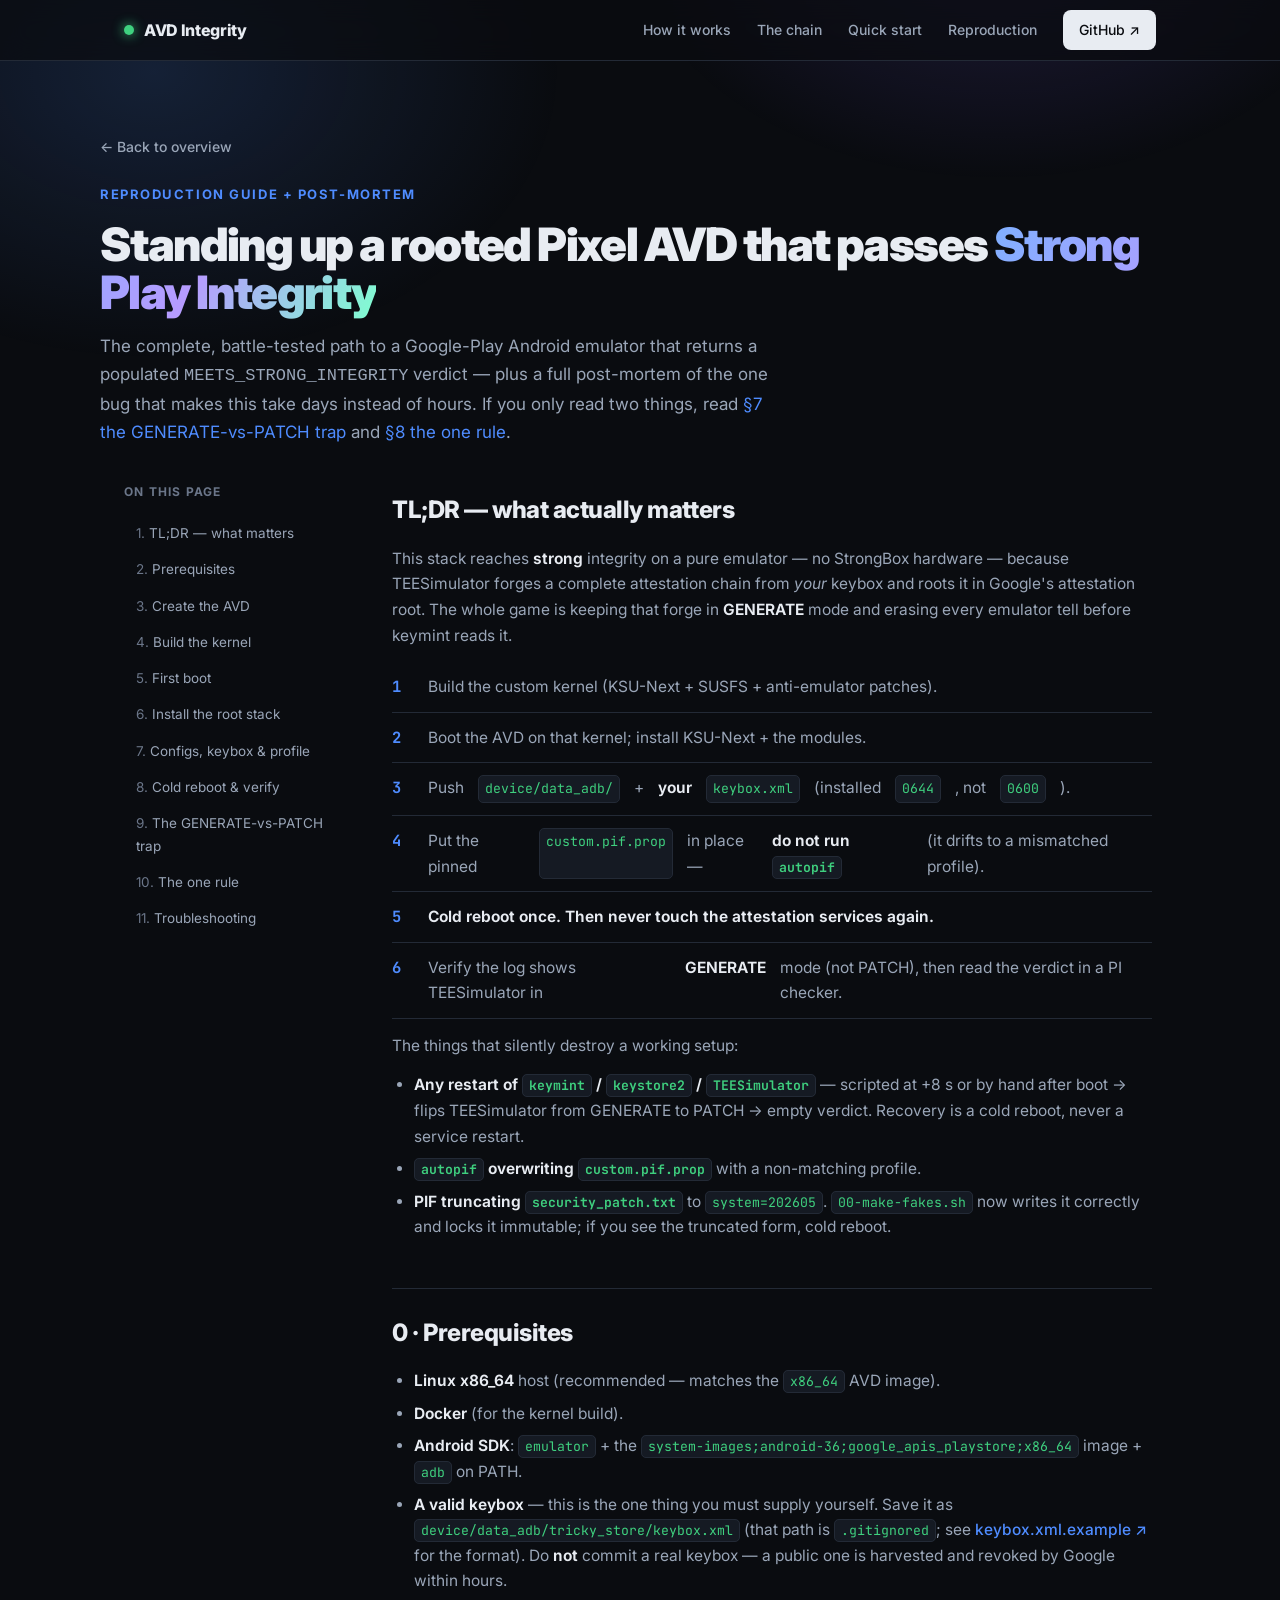
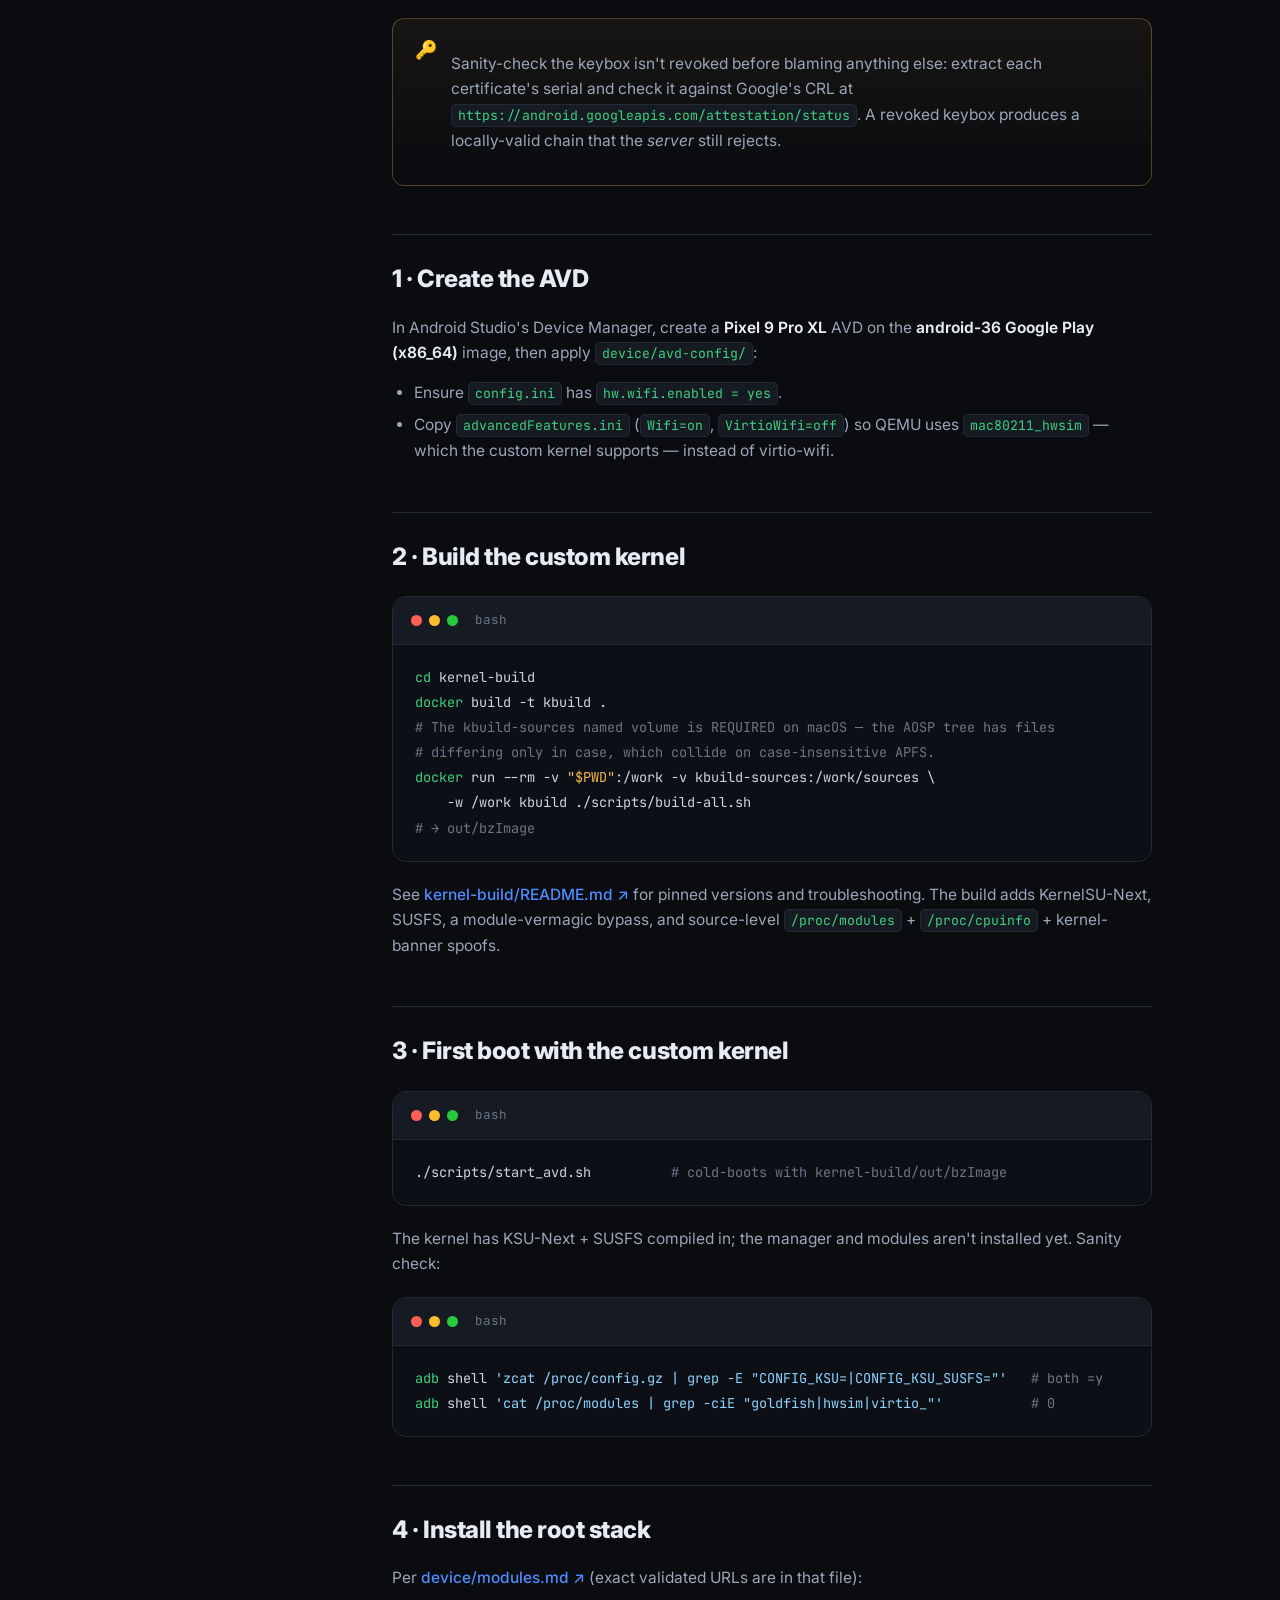
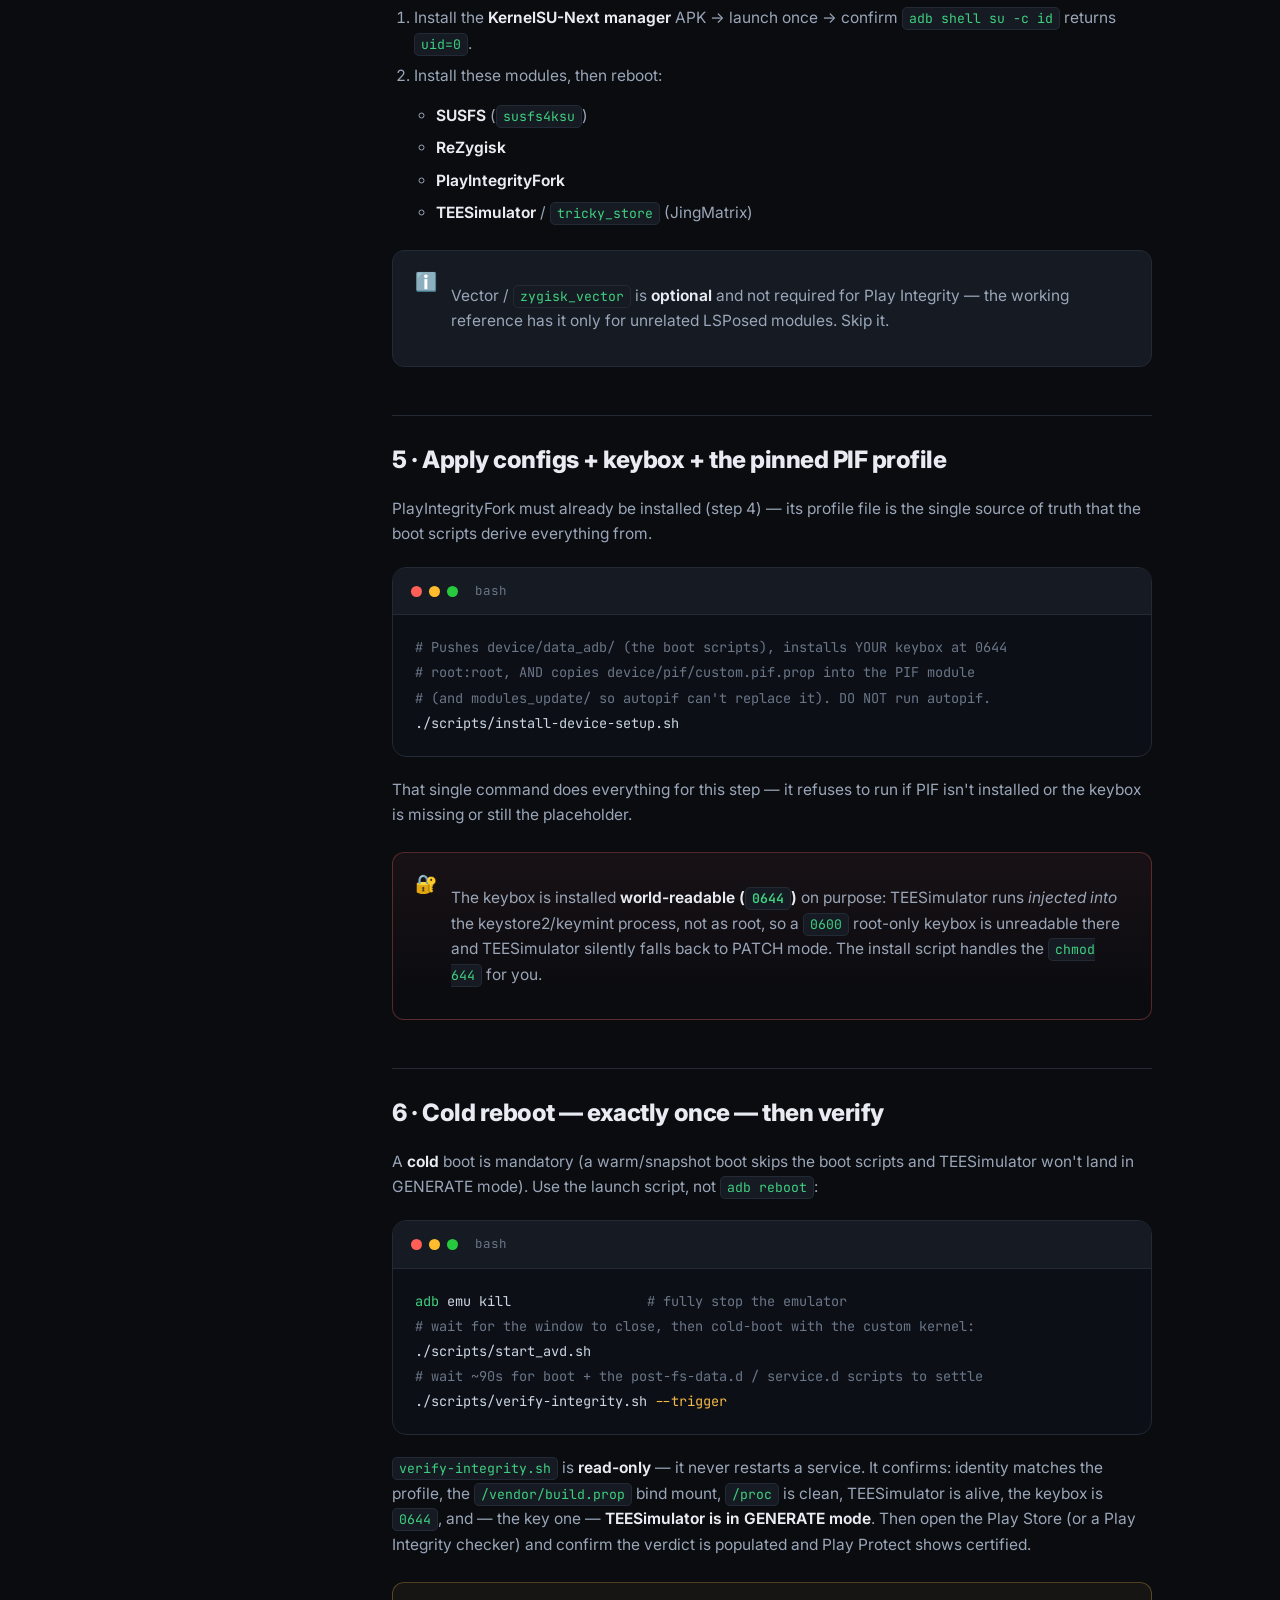
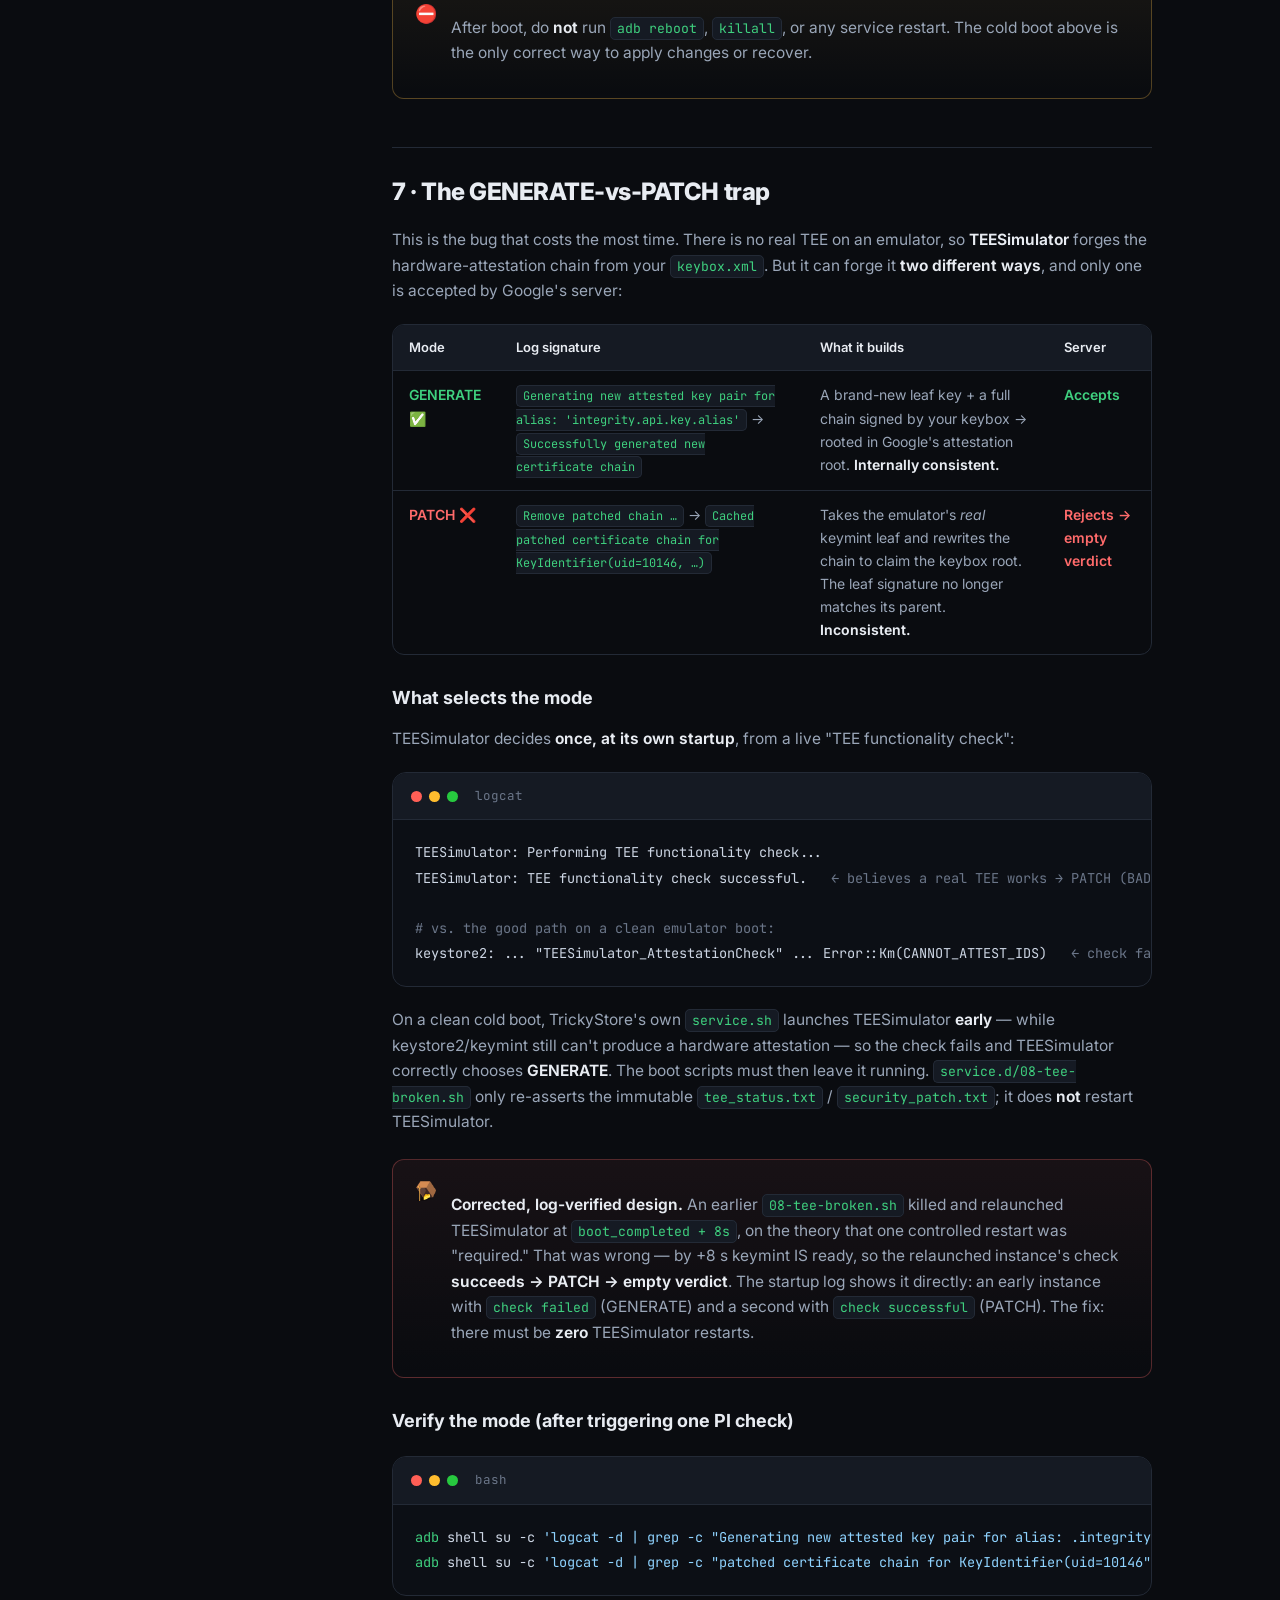
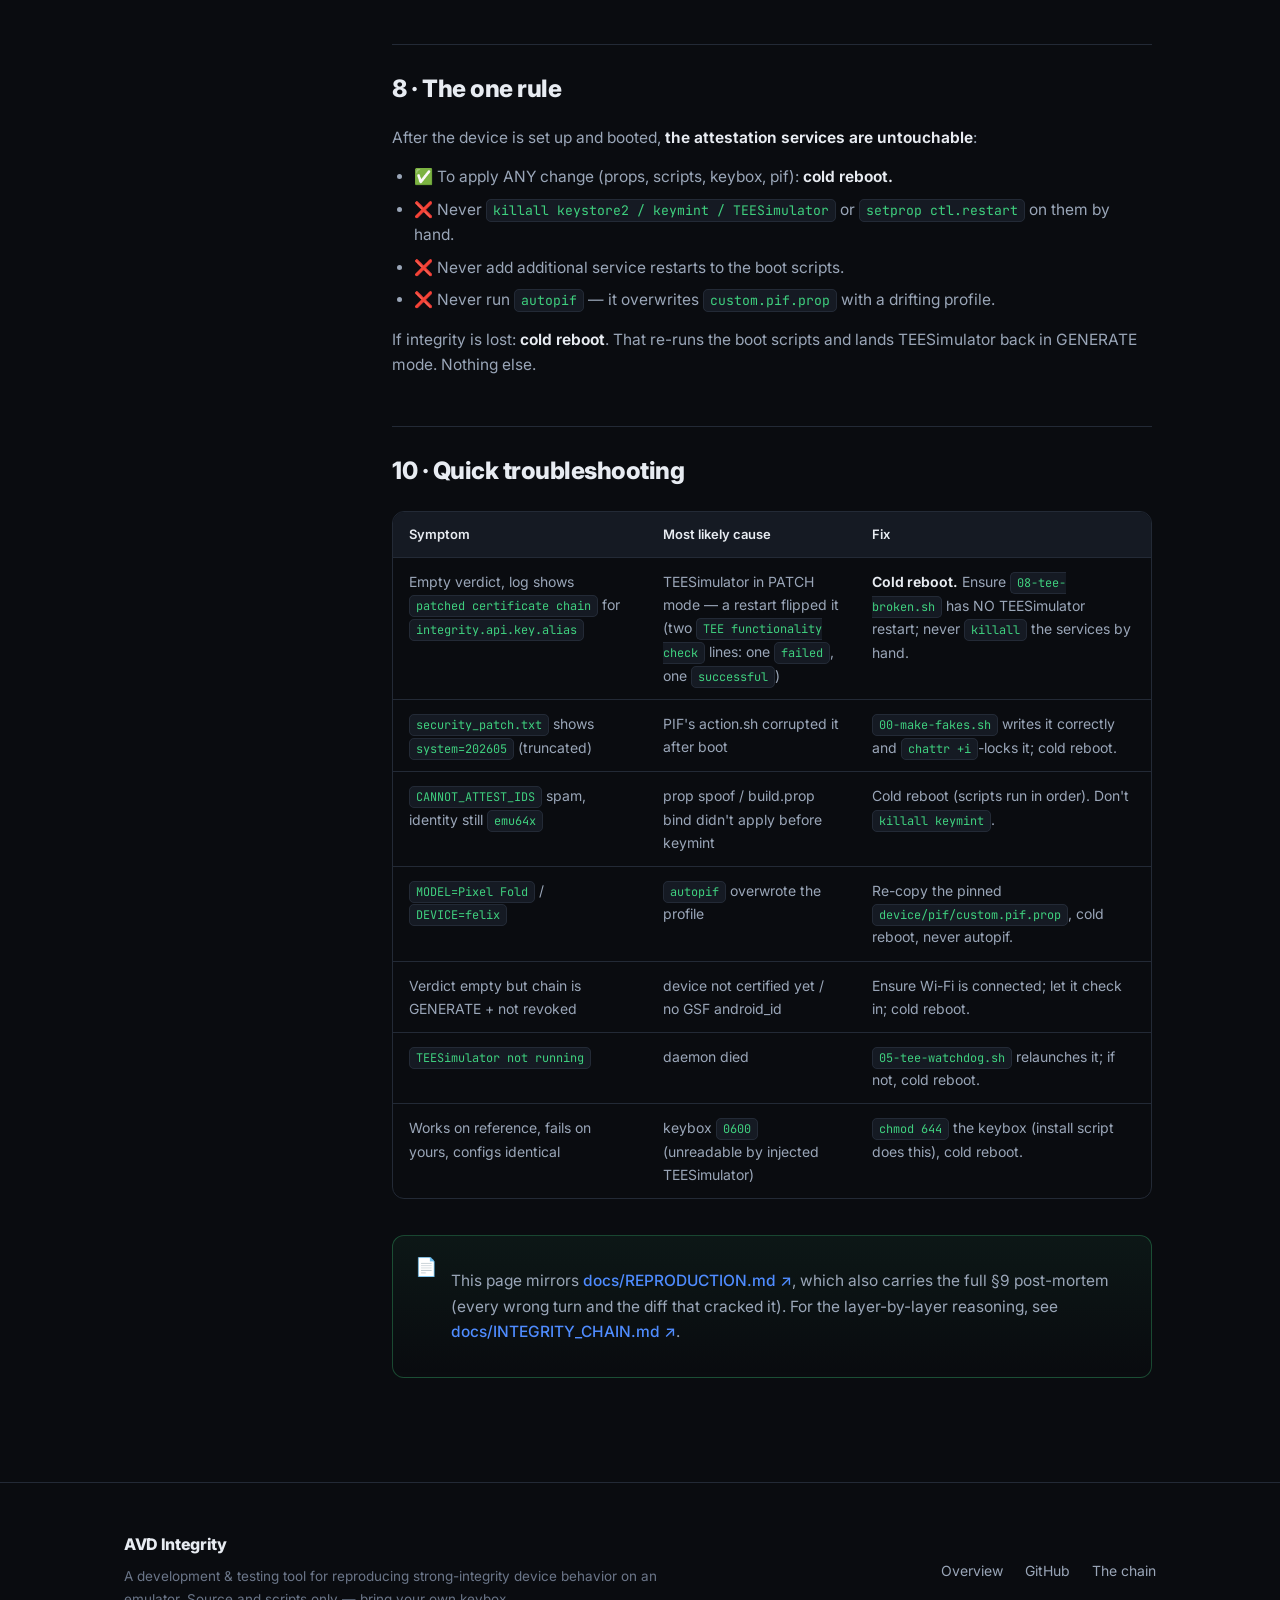
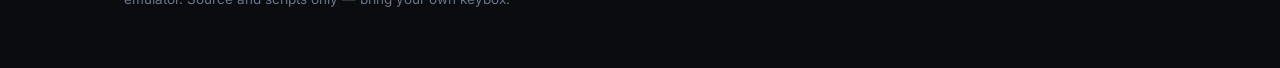
<file: reproduction.html>
<!DOCTYPE html>
<html lang="en">
<head>
<meta charset="UTF-8" />
<meta name="viewport" content="width=device-width, initial-scale=1.0" />
<title>Reproduction Guide · Rooted Pixel AVD · Play Integrity</title>
<meta name="description" content="The complete, battle-tested guide to standing up a rooted Pixel AVD that passes Play Integrity to MEETS_STRONG_INTEGRITY — plus the full GENERATE-vs-PATCH post-mortem." />
<meta property="og:type" content="article" />
<meta property="og:title" content="Reproduction Guide · Rooted Pixel AVD passing Strong Play Integrity" />
<meta property="og:description" content="Step-by-step setup plus the post-mortem of the one bug that makes this take days instead of hours." />
<meta property="og:image" content="media/play-integrity-verdict.png" />

<link rel="preconnect" href="https://fonts.googleapis.com" />
<link rel="preconnect" href="https://fonts.gstatic.com" crossorigin />
<link href="https://fonts.googleapis.com/css2?family=Inter:wght@400;500;600;700;800;900&family=JetBrains+Mono:wght@400;500;600&display=swap" rel="stylesheet" />
<link rel="stylesheet" href="assets/style.css" />
</head>
<body>
<div class="glow"></div>
<div class="content">

<!-- NAV -->
<nav>
  <div class="wrap">
    <div class="brand"><span class="dot"></span> AVD&nbsp;Integrity</div>
    <div class="nav-links">
      <a href="index.html#how">How it works</a>
      <a href="index.html#chain">The chain</a>
      <a href="index.html#start">Quick start</a>
      <a href="reproduction.html">Reproduction</a>
      <a class="nav-cta" href="https://github.com/tanishmeh/AVD_Rooted_Integrity">GitHub ↗</a>
    </div>
  </div>
</nav>

<!-- DOC HERO -->
<div class="wrap doc-hero">
  <a class="doc-back" href="index.html">← Back to overview</a>
  <div class="kicker">Reproduction guide + post-mortem</div>
  <h1>Standing up a rooted Pixel AVD that passes <span class="grad">Strong Play Integrity</span></h1>
  <p>The complete, battle-tested path to a Google-Play Android emulator that returns a populated <code>MEETS_STRONG_INTEGRITY</code> verdict — plus a full post-mortem of the one bug that makes this take days instead of hours. If you only read two things, read <a href="#trap">§7 the GENERATE-vs-PATCH trap</a> and <a href="#rule">§8 the one rule</a>.</p>
</div>

<!-- DOC LAYOUT -->
<div class="wrap doc-layout">

  <!-- TOC -->
  <aside class="toc">
    <div class="toc-title">On this page</div>
    <ol>
      <li><a href="#tldr">TL;DR — what matters</a></li>
      <li><a href="#prereq">Prerequisites</a></li>
      <li><a href="#avd">Create the AVD</a></li>
      <li><a href="#kernel">Build the kernel</a></li>
      <li><a href="#firstboot">First boot</a></li>
      <li><a href="#rootstack">Install the root stack</a></li>
      <li><a href="#configs">Configs, keybox &amp; profile</a></li>
      <li><a href="#verify">Cold reboot &amp; verify</a></li>
      <li><a href="#trap">The GENERATE-vs-PATCH trap</a></li>
      <li><a href="#rule">The one rule</a></li>
      <li><a href="#troubleshoot">Troubleshooting</a></li>
    </ol>
  </aside>

  <!-- PROSE -->
  <article class="prose">

    <h2 id="tldr">TL;DR — what actually matters</h2>
    <p>This stack reaches <strong>strong</strong> integrity on a pure emulator — no StrongBox hardware — because TEESimulator forges a complete attestation chain from <em>your</em> keybox and roots it in Google's attestation root. The whole game is keeping that forge in <strong>GENERATE</strong> mode and erasing every emulator tell before keymint reads it.</p>
    <ol class="tldr">
      <li>Build the custom kernel (KSU-Next + SUSFS + anti-emulator patches).</li>
      <li>Boot the AVD on that kernel; install KSU-Next + the modules.</li>
      <li>Push <code>device/data_adb/</code> + <strong>your</strong> <code>keybox.xml</code> (installed <code>0644</code>, not <code>0600</code>).</li>
      <li>Put the pinned <code>custom.pif.prop</code> in place — <strong>do not run <code>autopif</code></strong> (it drifts to a mismatched profile).</li>
      <li><strong>Cold reboot once. Then never touch the attestation services again.</strong></li>
      <li>Verify the log shows TEESimulator in <strong>GENERATE</strong> mode (not PATCH), then read the verdict in a PI checker.</li>
    </ol>
    <p>The things that silently destroy a working setup:</p>
    <ul>
      <li><strong>Any restart of <code>keymint</code> / <code>keystore2</code> / <code>TEESimulator</code></strong> — scripted at +8&nbsp;s or by hand after boot → flips TEESimulator from GENERATE to PATCH → empty verdict. Recovery is a cold reboot, never a service restart.</li>
      <li><strong><code>autopif</code> overwriting <code>custom.pif.prop</code></strong> with a non-matching profile.</li>
      <li><strong>PIF truncating <code>security_patch.txt</code></strong> to <code>system=202605</code>. <code>00-make-fakes.sh</code> now writes it correctly and locks it immutable; if you see the truncated form, cold reboot.</li>
    </ul>

    <h2 id="prereq">0 · Prerequisites</h2>
    <ul>
      <li><strong>Linux x86_64</strong> host (recommended — matches the <code>x86_64</code> AVD image).</li>
      <li><strong>Docker</strong> (for the kernel build).</li>
      <li><strong>Android SDK</strong>: <code>emulator</code> + the <code>system-images;android-36;google_apis_playstore;x86_64</code> image + <code>adb</code> on PATH.</li>
      <li><strong>A valid keybox</strong> — this is the one thing you must supply yourself. Save it as <code>device/data_adb/tricky_store/keybox.xml</code> (that path is <code>.gitignored</code>; see <a href="https://github.com/tanishmeh/AVD_Rooted_Integrity/blob/master/device/data_adb/tricky_store/keybox.xml.example" target="_blank" rel="noopener">keybox.xml.example ↗</a> for the format). Do <strong>not</strong> commit a real keybox — a public one is harvested and revoked by Google within hours.</li>
    </ul>
    <div class="callout warnx">
      <span class="ci">🔑</span>
      <p>Sanity-check the keybox isn't revoked before blaming anything else: extract each certificate's serial and check it against Google's CRL at <code>https://android.googleapis.com/attestation/status</code>. A revoked keybox produces a locally-valid chain that the <em>server</em> still rejects.</p>
    </div>

    <h2 id="avd">1 · Create the AVD</h2>
    <p>In Android Studio's Device Manager, create a <strong>Pixel 9 Pro XL</strong> AVD on the <strong>android-36 Google Play (x86_64)</strong> image, then apply <code>device/avd-config/</code>:</p>
    <ul>
      <li>Ensure <code>config.ini</code> has <code>hw.wifi.enabled = yes</code>.</li>
      <li>Copy <code>advancedFeatures.ini</code> (<code>Wifi=on</code>, <code>VirtioWifi=off</code>) so QEMU uses <code>mac80211_hwsim</code> — which the custom kernel supports — instead of virtio-wifi.</li>
    </ul>

    <h2 id="kernel">2 · Build the custom kernel</h2>
    <div class="codeblock">
      <div class="bar"><span class="d" style="background:#ff5f56"></span><span class="d" style="background:#ffbd2e"></span><span class="d" style="background:#27c93f"></span><span class="t">bash</span></div>
<pre><code><span class="c-cmd">cd</span> kernel-build
<span class="c-cmd">docker</span> build -t kbuild .
<span class="c-com"># The kbuild-sources named volume is REQUIRED on macOS — the AOSP tree has files</span>
<span class="c-com"># differing only in case, which collide on case-insensitive APFS.</span>
<span class="c-cmd">docker</span> run --rm -v <span class="c-flag">"$PWD"</span>:/work -v kbuild-sources:/work/sources \
    -w /work kbuild ./scripts/build-all.sh
<span class="c-com"># → out/bzImage</span></code></pre>
    </div>
    <p>See <a href="https://github.com/tanishmeh/AVD_Rooted_Integrity/blob/master/kernel-build/README.md" target="_blank" rel="noopener">kernel-build/README.md ↗</a> for pinned versions and troubleshooting. The build adds KernelSU-Next, SUSFS, a module-vermagic bypass, and source-level <code>/proc/modules</code> + <code>/proc/cpuinfo</code> + kernel-banner spoofs.</p>

    <h2 id="firstboot">3 · First boot with the custom kernel</h2>
    <div class="codeblock">
      <div class="bar"><span class="d" style="background:#ff5f56"></span><span class="d" style="background:#ffbd2e"></span><span class="d" style="background:#27c93f"></span><span class="t">bash</span></div>
<pre><code>./scripts/start_avd.sh          <span class="c-com"># cold-boots with kernel-build/out/bzImage</span></code></pre>
    </div>
    <p>The kernel has KSU-Next + SUSFS compiled in; the manager and modules aren't installed yet. Sanity check:</p>
    <div class="codeblock">
      <div class="bar"><span class="d" style="background:#ff5f56"></span><span class="d" style="background:#ffbd2e"></span><span class="d" style="background:#27c93f"></span><span class="t">bash</span></div>
<pre><code><span class="c-cmd">adb</span> shell <span class="c-str">'zcat /proc/config.gz | grep -E "CONFIG_KSU=|CONFIG_KSU_SUSFS="'</span>   <span class="c-com"># both =y</span>
<span class="c-cmd">adb</span> shell <span class="c-str">'cat /proc/modules | grep -ciE "goldfish|hwsim|virtio_"'</span>           <span class="c-com"># 0</span></code></pre>
    </div>

    <h2 id="rootstack">4 · Install the root stack</h2>
    <p>Per <a href="https://github.com/tanishmeh/AVD_Rooted_Integrity/blob/master/device/modules.md" target="_blank" rel="noopener">device/modules.md ↗</a> (exact validated URLs are in that file):</p>
    <ol>
      <li>Install the <strong>KernelSU-Next manager</strong> APK → launch once → confirm <code>adb shell su -c id</code> returns <code>uid=0</code>.</li>
      <li>Install these modules, then reboot:
        <ul>
          <li><strong>SUSFS</strong> (<code>susfs4ksu</code>)</li>
          <li><strong>ReZygisk</strong></li>
          <li><strong>PlayIntegrityFork</strong></li>
          <li><strong>TEESimulator</strong> / <code>tricky_store</code> (JingMatrix)</li>
        </ul>
      </li>
    </ol>
    <div class="callout"><span class="ci">ℹ️</span><p>Vector / <code>zygisk_vector</code> is <strong>optional</strong> and not required for Play Integrity — the working reference has it only for unrelated LSPosed modules. Skip it.</p></div>

    <h2 id="configs">5 · Apply configs + keybox + the pinned PIF profile</h2>
    <p>PlayIntegrityFork must already be installed (step 4) — its profile file is the single source of truth that the boot scripts derive everything from.</p>
    <div class="codeblock">
      <div class="bar"><span class="d" style="background:#ff5f56"></span><span class="d" style="background:#ffbd2e"></span><span class="d" style="background:#27c93f"></span><span class="t">bash</span></div>
<pre><code><span class="c-com"># Pushes device/data_adb/ (the boot scripts), installs YOUR keybox at 0644</span>
<span class="c-com"># root:root, AND copies device/pif/custom.pif.prop into the PIF module</span>
<span class="c-com"># (and modules_update/ so autopif can't replace it). DO NOT run autopif.</span>
./scripts/install-device-setup.sh</code></pre>
    </div>
    <p>That single command does everything for this step — it refuses to run if PIF isn't installed or the keybox is missing or still the placeholder.</p>
    <div class="callout danger"><span class="ci">🔐</span><p>The keybox is installed <strong>world-readable (<code>0644</code>)</strong> on purpose: TEESimulator runs <em>injected into</em> the keystore2/keymint process, not as root, so a <code>0600</code> root-only keybox is unreadable there and TEESimulator silently falls back to PATCH mode. The install script handles the <code>chmod 644</code> for you.</p></div>

    <h2 id="verify">6 · Cold reboot — exactly once — then verify</h2>
    <p>A <strong>cold</strong> boot is mandatory (a warm/snapshot boot skips the boot scripts and TEESimulator won't land in GENERATE mode). Use the launch script, not <code>adb reboot</code>:</p>
    <div class="codeblock">
      <div class="bar"><span class="d" style="background:#ff5f56"></span><span class="d" style="background:#ffbd2e"></span><span class="d" style="background:#27c93f"></span><span class="t">bash</span></div>
<pre><code><span class="c-cmd">adb</span> emu kill                 <span class="c-com"># fully stop the emulator</span>
<span class="c-com"># wait for the window to close, then cold-boot with the custom kernel:</span>
./scripts/start_avd.sh
<span class="c-com"># wait ~90s for boot + the post-fs-data.d / service.d scripts to settle</span>
./scripts/verify-integrity.sh <span class="c-flag">--trigger</span></code></pre>
    </div>
    <p><code>verify-integrity.sh</code> is <strong>read-only</strong> — it never restarts a service. It confirms: identity matches the profile, the <code>/vendor/build.prop</code> bind mount, <code>/proc</code> is clean, TEESimulator is alive, the keybox is <code>0644</code>, and — the key one — <strong>TEESimulator is in GENERATE mode</strong>. Then open the Play Store (or a Play Integrity checker) and confirm the verdict is populated and Play Protect shows certified.</p>
    <div class="callout warnx"><span class="ci">⛔</span><p>After boot, do <strong>not</strong> run <code>adb reboot</code>, <code>killall</code>, or any service restart. The cold boot above is the only correct way to apply changes or recover.</p></div>

    <h2 id="trap">7 · The GENERATE-vs-PATCH trap</h2>
    <p>This is the bug that costs the most time. There is no real TEE on an emulator, so <strong>TEESimulator</strong> forges the hardware-attestation chain from your <code>keybox.xml</code>. But it can forge it <strong>two different ways</strong>, and only one is accepted by Google's server:</p>
    <div class="tbl-wrap">
      <table>
        <thead><tr><th>Mode</th><th>Log signature</th><th>What it builds</th><th>Server</th></tr></thead>
        <tbody>
          <tr>
            <td class="tag-good">GENERATE ✅</td>
            <td><code>Generating new attested key pair for alias: 'integrity.api.key.alias'</code> → <code>Successfully generated new certificate chain</code></td>
            <td>A brand-new leaf key + a full chain signed by your keybox → rooted in Google's attestation root. <strong>Internally consistent.</strong></td>
            <td class="tag-good">Accepts</td>
          </tr>
          <tr>
            <td class="tag-bad">PATCH ❌</td>
            <td><code>Remove patched chain …</code> → <code>Cached patched certificate chain for KeyIdentifier(uid=10146, …)</code></td>
            <td>Takes the emulator's <em>real</em> keymint leaf and rewrites the chain to claim the keybox root. The leaf signature no longer matches its parent. <strong>Inconsistent.</strong></td>
            <td class="tag-bad">Rejects → empty verdict</td>
          </tr>
        </tbody>
      </table>
    </div>
    <h3>What selects the mode</h3>
    <p>TEESimulator decides <strong>once, at its own startup</strong>, from a live "TEE functionality check":</p>
    <div class="codeblock">
      <div class="bar"><span class="d" style="background:#ff5f56"></span><span class="d" style="background:#ffbd2e"></span><span class="d" style="background:#27c93f"></span><span class="t">logcat</span></div>
<pre><code>TEESimulator: Performing TEE functionality check...
TEESimulator: TEE functionality check successful.   <span class="c-com">← believes a real TEE works → PATCH (BAD)</span>

<span class="c-com"># vs. the good path on a clean emulator boot:</span>
keystore2: ... "TEESimulator_AttestationCheck" ... Error::Km(CANNOT_ATTEST_IDS)   <span class="c-com">← check fails → GENERATE (GOOD)</span></code></pre>
    </div>
    <p>On a clean cold boot, TrickyStore's own <code>service.sh</code> launches TEESimulator <strong>early</strong> — while keystore2/keymint still can't produce a hardware attestation — so the check fails and TEESimulator correctly chooses <strong>GENERATE</strong>. The boot scripts must then leave it running. <code>service.d/08-tee-broken.sh</code> only re-asserts the immutable <code>tee_status.txt</code> / <code>security_patch.txt</code>; it does <strong>not</strong> restart TEESimulator.</p>
    <div class="callout danger">
      <span class="ci">🪤</span>
      <p><strong>Corrected, log-verified design.</strong> An earlier <code>08-tee-broken.sh</code> killed and relaunched TEESimulator at <code>boot_completed + 8s</code>, on the theory that one controlled restart was "required." That was wrong — by +8&nbsp;s keymint IS ready, so the relaunched instance's check <strong>succeeds → PATCH → empty verdict</strong>. The startup log shows it directly: an early instance with <code>check failed</code> (GENERATE) and a second with <code>check successful</code> (PATCH). The fix: there must be <strong>zero</strong> TEESimulator restarts.</p>
    </div>
    <h3>Verify the mode (after triggering one PI check)</h3>
    <div class="codeblock">
      <div class="bar"><span class="d" style="background:#ff5f56"></span><span class="d" style="background:#ffbd2e"></span><span class="d" style="background:#27c93f"></span><span class="t">bash</span></div>
<pre><code><span class="c-cmd">adb</span> shell su -c <span class="c-str">'logcat -d | grep -c "Generating new attested key pair for alias: .integrity.api.key.alias"'</span>  <span class="c-com"># want &gt;0</span>
<span class="c-cmd">adb</span> shell su -c <span class="c-str">'logcat -d | grep -c "patched certificate chain for KeyIdentifier(uid=10146"'</span>                 <span class="c-com"># want 0</span></code></pre>
    </div>

    <h2 id="rule">8 · The one rule</h2>
    <p>After the device is set up and booted, <strong>the attestation services are untouchable</strong>:</p>
    <ul>
      <li><span class="tag-good">✅</span> To apply ANY change (props, scripts, keybox, pif): <strong>cold reboot.</strong></li>
      <li><span class="tag-bad">❌</span> Never <code>killall keystore2 / keymint / TEESimulator</code> or <code>setprop ctl.restart</code> on them by hand.</li>
      <li><span class="tag-bad">❌</span> Never add additional service restarts to the boot scripts.</li>
      <li><span class="tag-bad">❌</span> Never run <code>autopif</code> — it overwrites <code>custom.pif.prop</code> with a drifting profile.</li>
    </ul>
    <p>If integrity is lost: <strong>cold reboot</strong>. That re-runs the boot scripts and lands TEESimulator back in GENERATE mode. Nothing else.</p>

    <h2 id="troubleshoot">10 · Quick troubleshooting</h2>
    <div class="tbl-wrap">
      <table>
        <thead><tr><th>Symptom</th><th>Most likely cause</th><th>Fix</th></tr></thead>
        <tbody>
          <tr><td>Empty verdict, log shows <code>patched certificate chain</code> for <code>integrity.api.key.alias</code></td><td>TEESimulator in PATCH mode — a restart flipped it (two <code>TEE functionality check</code> lines: one <code>failed</code>, one <code>successful</code>)</td><td><strong>Cold reboot.</strong> Ensure <code>08-tee-broken.sh</code> has NO TEESimulator restart; never <code>killall</code> the services by hand.</td></tr>
          <tr><td><code>security_patch.txt</code> shows <code>system=202605</code> (truncated)</td><td>PIF's action.sh corrupted it after boot</td><td><code>00-make-fakes.sh</code> writes it correctly and <code>chattr +i</code>-locks it; cold reboot.</td></tr>
          <tr><td><code>CANNOT_ATTEST_IDS</code> spam, identity still <code>emu64x</code></td><td>prop spoof / build.prop bind didn't apply before keymint</td><td>Cold reboot (scripts run in order). Don't <code>killall keymint</code>.</td></tr>
          <tr><td><code>MODEL=Pixel Fold</code> / <code>DEVICE=felix</code></td><td><code>autopif</code> overwrote the profile</td><td>Re-copy the pinned <code>device/pif/custom.pif.prop</code>, cold reboot, never autopif.</td></tr>
          <tr><td>Verdict empty but chain is GENERATE + not revoked</td><td>device not certified yet / no GSF android_id</td><td>Ensure Wi-Fi is connected; let it check in; cold reboot.</td></tr>
          <tr><td><code>TEESimulator not running</code></td><td>daemon died</td><td><code>05-tee-watchdog.sh</code> relaunches it; if not, cold reboot.</td></tr>
          <tr><td>Works on reference, fails on yours, configs identical</td><td>keybox <code>0600</code> (unreadable by injected TEESimulator)</td><td><code>chmod 644</code> the keybox (install script does this), cold reboot.</td></tr>
        </tbody>
      </table>
    </div>

    <div class="callout good" style="margin-top:36px">
      <span class="ci">📄</span>
      <p>This page mirrors <a href="https://github.com/tanishmeh/AVD_Rooted_Integrity/blob/master/docs/REPRODUCTION.md" target="_blank" rel="noopener">docs/REPRODUCTION.md ↗</a>, which also carries the full §9 post-mortem (every wrong turn and the diff that cracked it). For the layer-by-layer reasoning, see <a href="https://github.com/tanishmeh/AVD_Rooted_Integrity/blob/master/docs/INTEGRITY_CHAIN.md" target="_blank" rel="noopener">docs/INTEGRITY_CHAIN.md ↗</a>.</p>
    </div>

  </article>
</div>

<!-- FOOTER -->
<footer>
  <div class="wrap">
    <div class="foot-grid">
      <div>
        <div class="foot-brand">AVD Integrity</div>
        <p>A development &amp; testing tool for reproducing strong-integrity device behavior on an emulator. Source and scripts only — bring your own keybox.</p>
      </div>
      <div class="foot-links">
        <a href="index.html">Overview</a>
        <a href="https://github.com/tanishmeh/AVD_Rooted_Integrity">GitHub</a>
        <a href="https://github.com/tanishmeh/AVD_Rooted_Integrity/blob/master/docs/INTEGRITY_CHAIN.md" target="_blank" rel="noopener">The chain</a>
      </div>
    </div>
  </div>
</footer>

</div>
</body>
</html>
</file>
<file: assets/style.css>
/* ============================================================================
   Rooted Pixel AVD · Play Integrity — shared site styles
   Used by index.html (landing) and reproduction.html (the guide).
   ============================================================================ */
:root {
  --bg: #0a0c10;
  --bg-soft: #11141b;
  --panel: #151a23;
  --panel-2: #1b212c;
  --border: #232a36;
  --text: #e8ecf2;
  --muted: #9aa6b8;
  --faint: #6b7689;
  --accent: #4f8cff;
  --accent-2: #7c5cff;
  --green: #3fd07f;
  --amber: #f5b94a;
  --red: #ff6b6b;
  --mono: 'JetBrains Mono', ui-monospace, SFMono-Regular, Menlo, monospace;
  --sans: 'Inter', -apple-system, BlinkMacSystemFont, 'Segoe UI', sans-serif;
  --maxw: 1080px;
}

* { box-sizing: border-box; margin: 0; padding: 0; }
html { scroll-behavior: smooth; }
body {
  background: var(--bg);
  color: var(--text);
  font-family: var(--sans);
  line-height: 1.65;
  -webkit-font-smoothing: antialiased;
  overflow-x: hidden;
}
a { color: var(--accent); text-decoration: none; transition: color .15s; }
a:hover { color: #7fb0ff; }
::selection { background: rgba(79,140,255,.3); }

.wrap { max-width: var(--maxw); margin: 0 auto; padding: 0 24px; }

/* ---------- Decorative background ---------- */
.glow {
  position: fixed; inset: 0; z-index: 0; pointer-events: none;
  background:
    radial-gradient(620px 420px at 78% -8%, rgba(124,92,255,.18), transparent 60%),
    radial-gradient(680px 480px at 12% 8%, rgba(79,140,255,.16), transparent 60%);
}
.content { position: relative; z-index: 1; }

/* ---------- Nav ---------- */
nav {
  position: sticky; top: 0; z-index: 50;
  backdrop-filter: blur(12px);
  background: rgba(10,12,16,.72);
  border-bottom: 1px solid var(--border);
}
nav .wrap { display: flex; align-items: center; justify-content: space-between; height: 60px; }
.brand { display: flex; align-items: center; gap: 10px; font-weight: 800; letter-spacing: -.02em; color: var(--text); }
.brand .dot { width: 10px; height: 10px; border-radius: 50%; background: var(--green); box-shadow: 0 0 12px var(--green); }
.nav-links { display: flex; gap: 26px; align-items: center; }
.nav-links a { color: var(--muted); font-size: 14px; font-weight: 500; }
.nav-links a:hover { color: var(--text); }
.nav-cta {
  background: var(--text); color: var(--bg) !important; padding: 8px 16px;
  border-radius: 8px; font-weight: 600; font-size: 14px;
}
.nav-cta:hover { background: #fff; }
@media (max-width: 720px) { .nav-links a:not(.nav-cta) { display: none; } }

/* ---------- Hero ---------- */
header.hero { padding: 88px 0 64px; }
.hero-grid { display: grid; grid-template-columns: 1.15fr .85fr; gap: 56px; align-items: center; }
@media (max-width: 900px) { .hero-grid { grid-template-columns: 1fr; gap: 40px; } }

.pill {
  display: inline-flex; align-items: center; gap: 8px;
  background: var(--panel); border: 1px solid var(--border);
  padding: 6px 14px; border-radius: 999px; font-size: 13px; color: var(--muted);
  font-weight: 500; margin-bottom: 22px;
}
.pill .live { width: 7px; height: 7px; border-radius: 50%; background: var(--green); box-shadow: 0 0 8px var(--green); animation: pulse 2s infinite; }
@keyframes pulse { 0%,100% { opacity: 1; } 50% { opacity: .4; } }

h1 {
  font-size: clamp(34px, 5.4vw, 56px); line-height: 1.05; letter-spacing: -.035em;
  font-weight: 900; margin-bottom: 20px;
}
h1 .grad {
  background: linear-gradient(120deg, #7fb0ff, #b69bff 55%, #7fffd0);
  -webkit-background-clip: text; background-clip: text; -webkit-text-fill-color: transparent;
}
.lede { font-size: 18px; color: var(--muted); max-width: 540px; margin-bottom: 30px; }
.lede code { font-family: var(--mono); font-size: .85em; background: var(--panel); padding: 2px 7px; border-radius: 6px; border: 1px solid var(--border); color: var(--green); }

.hero-btns { display: flex; gap: 14px; flex-wrap: wrap; margin-bottom: 30px; }
.btn {
  display: inline-flex; align-items: center; gap: 9px; padding: 13px 22px;
  border-radius: 10px; font-weight: 600; font-size: 15px; border: 1px solid transparent;
  transition: transform .12s, background .15s, border-color .15s;
}
.btn:hover { transform: translateY(-2px); }
.btn-primary { background: linear-gradient(120deg, var(--accent), var(--accent-2)); color: #fff !important; }
.btn-ghost { background: var(--panel); border-color: var(--border); color: var(--text) !important; }
.btn-ghost:hover { border-color: var(--accent); }
.btn svg { width: 18px; height: 18px; }

.hero-meta { display: flex; gap: 26px; flex-wrap: wrap; font-size: 13px; color: var(--faint); }
.hero-meta b { color: var(--text); font-weight: 600; }

/* ---------- Phone screenshot ---------- */
.shot { position: relative; display: flex; justify-content: center; }
.shot::before {
  content: ""; position: absolute; inset: -8% -4%;
  background: radial-gradient(closest-side, rgba(63,208,127,.22), transparent 72%);
  filter: blur(8px); z-index: 0;
}
.shot img {
  position: relative; z-index: 1; width: 100%; max-width: 340px; border-radius: 22px;
  border: 1px solid var(--border);
  box-shadow: 0 30px 80px -20px rgba(0,0,0,.7), 0 0 0 1px rgba(255,255,255,.02);
}
.shot-tag {
  position: absolute; z-index: 2; bottom: 14px; left: 50%; transform: translateX(-50%);
  background: rgba(10,12,16,.85); backdrop-filter: blur(8px);
  border: 1px solid var(--border); border-radius: 999px; padding: 7px 16px;
  font-size: 12.5px; font-weight: 600; white-space: nowrap;
  display: flex; align-items: center; gap: 8px;
}
.shot-tag .chk { color: var(--green); }

/* ---------- Section primitives ---------- */
section { padding: 72px 0; border-top: 1px solid var(--border); }
.eyebrow { font-size: 13px; font-weight: 700; letter-spacing: .12em; text-transform: uppercase; color: var(--accent); margin-bottom: 14px; }
h2 { font-size: clamp(26px, 3.6vw, 36px); letter-spacing: -.03em; font-weight: 800; margin-bottom: 16px; }
.section-lede { color: var(--muted); max-width: 640px; font-size: 16.5px; margin-bottom: 44px; }
.inline-code { font-family: var(--mono); font-size: .85em; color: var(--green); }

/* ---------- Verdict labels ---------- */
.verdict-strip { display: flex; gap: 12px; flex-wrap: wrap; margin-top: 26px; }
.vlabel {
  font-family: var(--mono); font-size: 13px; font-weight: 500;
  background: rgba(63,208,127,.08); border: 1px solid rgba(63,208,127,.28);
  color: var(--green); padding: 9px 15px; border-radius: 9px;
  display: flex; align-items: center; gap: 9px;
}
.vlabel.strong { background: rgba(124,92,255,.1); border-color: rgba(124,92,255,.38); color: #b69bff; }
.vlabel svg { width: 15px; height: 15px; }

/* ---------- Feature cards ---------- */
.cards { display: grid; grid-template-columns: repeat(3, 1fr); gap: 18px; }
@media (max-width: 860px) { .cards { grid-template-columns: 1fr; } }
.card {
  background: var(--panel); border: 1px solid var(--border); border-radius: 14px;
  padding: 26px; transition: transform .15s, border-color .15s;
}
.card:hover { transform: translateY(-3px); border-color: #2e3645; }
.card .ic {
  width: 42px; height: 42px; border-radius: 11px; display: grid; place-items: center;
  background: linear-gradient(135deg, rgba(79,140,255,.18), rgba(124,92,255,.18));
  border: 1px solid var(--border); margin-bottom: 16px;
}
.card .ic svg { width: 21px; height: 21px; stroke: var(--accent); }
.card h3 { font-size: 17px; font-weight: 700; margin-bottom: 8px; letter-spacing: -.01em; }
.card p { color: var(--muted); font-size: 14.5px; }

/* ---------- Layer chain ---------- */
.chain { display: flex; flex-direction: column; gap: 0; }
.layer {
  display: grid; grid-template-columns: 92px 1fr; gap: 22px; padding: 22px 0;
  border-bottom: 1px solid var(--border); align-items: start;
}
.layer:last-child { border-bottom: none; }
.layer .num {
  font-family: var(--mono); font-size: 13px; font-weight: 600; color: var(--accent-2);
  border: 1px solid var(--border); border-radius: 9px; padding: 8px 0; text-align: center;
  background: var(--panel);
}
.layer h3 { font-size: 17px; font-weight: 700; margin-bottom: 6px; }
.layer p { color: var(--muted); font-size: 14.5px; }
.layer code, .inline-c { font-family: var(--mono); font-size: .86em; color: var(--green); background: var(--panel); padding: 1px 6px; border-radius: 5px; border: 1px solid var(--border); }

/* ---------- Traps ---------- */
.traps { display: grid; grid-template-columns: 1fr 1fr; gap: 18px; }
@media (max-width: 760px) { .traps { grid-template-columns: 1fr; } }
.trap {
  background: linear-gradient(180deg, rgba(255,107,107,.05), transparent);
  border: 1px solid rgba(255,107,107,.22); border-radius: 14px; padding: 24px;
}
.trap .hd { display: flex; align-items: center; gap: 10px; margin-bottom: 12px; }
.trap .badge { font-family: var(--mono); font-size: 12px; font-weight: 600; color: var(--red); background: rgba(255,107,107,.12); padding: 3px 9px; border-radius: 6px; }
.trap h3 { font-size: 16.5px; font-weight: 700; }
.trap p { color: var(--muted); font-size: 14.5px; }
.trap code { font-family: var(--mono); font-size: .85em; color: var(--amber); }

/* ---------- Code blocks ---------- */
.codeblock {
  background: #0c0f15; border: 1px solid var(--border); border-radius: 14px; overflow: hidden;
}
.codeblock .bar { display: flex; align-items: center; gap: 7px; padding: 13px 18px; border-bottom: 1px solid var(--border); background: var(--panel); }
.codeblock .bar .d { width: 11px; height: 11px; border-radius: 50%; }
.codeblock .bar .t { margin-left: 10px; font-family: var(--mono); font-size: 12.5px; color: var(--faint); }
.codeblock pre { padding: 20px 22px; overflow-x: auto; }
.codeblock code { font-family: var(--mono); font-size: 13.5px; line-height: 1.85; color: #cdd6e4; }
.c-com { color: var(--faint); }
.c-cmd { color: var(--green); }
.c-flag { color: var(--amber); }
.c-str { color: #8fd3ff; }

/* ---------- Step list ---------- */
.steps { display: grid; grid-template-columns: repeat(2, 1fr); gap: 14px; margin-top: 30px; }
@media (max-width: 760px) { .steps { grid-template-columns: 1fr; } }
.step { display: flex; gap: 14px; padding: 16px 18px; background: var(--panel); border: 1px solid var(--border); border-radius: 12px; }
.step .n { font-family: var(--mono); font-weight: 700; color: var(--accent); font-size: 14px; flex-shrink: 0; width: 24px; }
.step .tx b { display: block; font-size: 14.5px; margin-bottom: 2px; }
.step .tx span { color: var(--muted); font-size: 13.5px; }

/* ---------- Scope ---------- */
.scope { display: grid; grid-template-columns: 1fr 1fr; gap: 32px; }
@media (max-width: 760px) { .scope { grid-template-columns: 1fr; } }
.scope ul { list-style: none; display: flex; flex-direction: column; gap: 12px; }
.scope li { display: flex; gap: 12px; align-items: flex-start; font-size: 15px; color: var(--muted); }
.scope li svg { width: 19px; height: 19px; flex-shrink: 0; margin-top: 2px; }
.scope .yes svg { stroke: var(--green); }
.scope .no svg { stroke: var(--red); }
.scope h3 { font-size: 15px; text-transform: uppercase; letter-spacing: .08em; color: var(--faint); margin-bottom: 18px; font-weight: 700; }
.scope code { font-family: var(--mono); font-size: .85em; color: var(--green); }

/* ---------- Repo map ---------- */
.repomap { display: grid; grid-template-columns: repeat(2,1fr); gap: 14px; }
@media (max-width: 760px) { .repomap { grid-template-columns: 1fr; } }
.rm-row { display: flex; gap: 14px; padding: 16px 18px; background: var(--panel); border: 1px solid var(--border); border-radius: 12px; align-items: baseline; }
.rm-row .path { font-family: var(--mono); font-size: 13px; color: var(--accent); font-weight: 600; flex-shrink: 0; min-width: 132px; }
.rm-row .desc { color: var(--muted); font-size: 13.5px; }
.rm-row .desc code { font-family: var(--mono); font-size: .9em; color: var(--green); }

/* ---------- Callouts ---------- */
.warn {
  background: linear-gradient(180deg, rgba(245,185,74,.07), transparent);
  border: 1px solid rgba(245,185,74,.28); border-radius: 14px; padding: 24px 26px;
  display: flex; gap: 16px; align-items: flex-start;
}
.warn svg { width: 24px; height: 24px; stroke: var(--amber); flex-shrink: 0; margin-top: 2px; }
.warn h3 { font-size: 16px; margin-bottom: 6px; }
.warn p { color: var(--muted); font-size: 14.5px; }
.warn code { font-family: var(--mono); font-size: .86em; color: var(--amber); }

.callout {
  border-radius: 12px; padding: 18px 22px; margin: 24px 0;
  border: 1px solid var(--border); background: var(--panel);
  display: flex; gap: 14px; align-items: flex-start;
}
.callout .ci { flex-shrink: 0; font-size: 18px; line-height: 1.4; }
.callout p { color: var(--muted); font-size: 14.5px; }
.callout.danger { border-color: rgba(255,107,107,.3); background: linear-gradient(180deg, rgba(255,107,107,.06), transparent); }
.callout.warnx  { border-color: rgba(245,185,74,.3);  background: linear-gradient(180deg, rgba(245,185,74,.06), transparent); }
.callout.good   { border-color: rgba(63,208,127,.3);  background: linear-gradient(180deg, rgba(63,208,127,.06), transparent); }
.callout code { font-family: var(--mono); font-size: .86em; color: var(--amber); }

/* ---------- Footer ---------- */
footer { border-top: 1px solid var(--border); padding: 48px 0 60px; }
.foot-grid { display: flex; justify-content: space-between; align-items: center; gap: 24px; flex-wrap: wrap; }
.foot-brand { font-weight: 800; letter-spacing: -.02em; }
footer p { color: var(--faint); font-size: 13.5px; max-width: 560px; margin-top: 8px; }
.foot-links { display: flex; gap: 22px; }
.foot-links a { color: var(--muted); font-size: 14px; }
.credits { margin-top: 28px; padding-top: 24px; border-top: 1px solid var(--border); color: var(--faint); font-size: 13px; }
.credits b { color: var(--muted); }

/* ============================================================================
   Reproduction guide (reproduction.html) — long-form doc styles
   ============================================================================ */
.doc-hero { padding: 72px 0 36px; }
.doc-hero .kicker { color: var(--accent); font-weight: 700; font-size: 13px; letter-spacing: .12em; text-transform: uppercase; margin-bottom: 14px; }
.doc-hero h1 { font-size: clamp(30px, 4.6vw, 46px); margin-bottom: 16px; }
.doc-hero p { color: var(--muted); font-size: 17px; max-width: 680px; }
.doc-back { display: inline-flex; align-items: center; gap: 7px; color: var(--muted); font-size: 14px; font-weight: 500; margin-bottom: 26px; }
.doc-back:hover { color: var(--text); }

.doc-layout { display: grid; grid-template-columns: 220px 1fr; gap: 48px; align-items: start; padding-bottom: 80px; }
@media (max-width: 880px) { .doc-layout { grid-template-columns: 1fr; gap: 0; } }

.toc { position: sticky; top: 80px; }
@media (max-width: 880px) { .toc { display: none; } }
.toc .toc-title { font-size: 12px; text-transform: uppercase; letter-spacing: .1em; color: var(--faint); font-weight: 700; margin-bottom: 14px; }
.toc ol { list-style: none; counter-reset: toc; display: flex; flex-direction: column; gap: 2px; }
.toc li { counter-increment: toc; }
.toc a { display: block; color: var(--muted); font-size: 13.5px; padding: 6px 10px; border-radius: 7px; border-left: 2px solid transparent; }
.toc a:hover { color: var(--text); background: var(--panel); }
.toc a::before { content: counter(toc) ". "; color: var(--faint); }

.prose { min-width: 0; max-width: 760px; }
.prose h2 {
  font-size: 24px; font-weight: 800; letter-spacing: -.02em; margin: 48px 0 16px;
  padding-top: 24px; border-top: 1px solid var(--border); scroll-margin-top: 76px;
}
.prose h2:first-of-type { border-top: none; padding-top: 0; margin-top: 8px; }
.prose h3 { font-size: 18px; font-weight: 700; margin: 28px 0 10px; }
.prose p { color: var(--muted); margin: 14px 0; font-size: 15.5px; }
.prose ul, .prose ol { color: var(--muted); margin: 14px 0; padding-left: 22px; font-size: 15.5px; }
.prose li { margin: 7px 0; }
.prose strong { color: var(--text); font-weight: 650; }
.prose a { font-weight: 500; }
.prose code { font-family: var(--mono); font-size: .85em; color: var(--green); background: var(--panel); padding: 2px 6px; border-radius: 5px; border: 1px solid var(--border); }
.prose .codeblock { margin: 20px 0; }
.prose .codeblock code { color: #cdd6e4; background: none; border: none; padding: 0; }

.lead-row { display: flex; gap: 12px; flex-wrap: wrap; margin: 18px 0 8px; }
.tldr { counter-reset: tldr; list-style: none; padding: 0 !important; }
.tldr li { counter-increment: tldr; display: flex; gap: 14px; padding: 12px 0; border-bottom: 1px solid var(--border); margin: 0; }
.tldr li::before { content: counter(tldr); font-family: var(--mono); font-weight: 700; color: var(--accent); flex-shrink: 0; width: 22px; }

/* Tables */
.tbl-wrap { overflow-x: auto; margin: 20px 0; border: 1px solid var(--border); border-radius: 12px; }
table { border-collapse: collapse; width: 100%; font-size: 14px; }
th, td { text-align: left; padding: 12px 16px; border-bottom: 1px solid var(--border); vertical-align: top; color: var(--muted); }
th { background: var(--panel); color: var(--text); font-weight: 600; font-size: 13px; }
tr:last-child td { border-bottom: none; }
td code, th code { font-family: var(--mono); font-size: .85em; color: var(--green); }
.tag-good { color: var(--green); font-weight: 600; }
.tag-bad { color: var(--red); font-weight: 600; }
</file>
